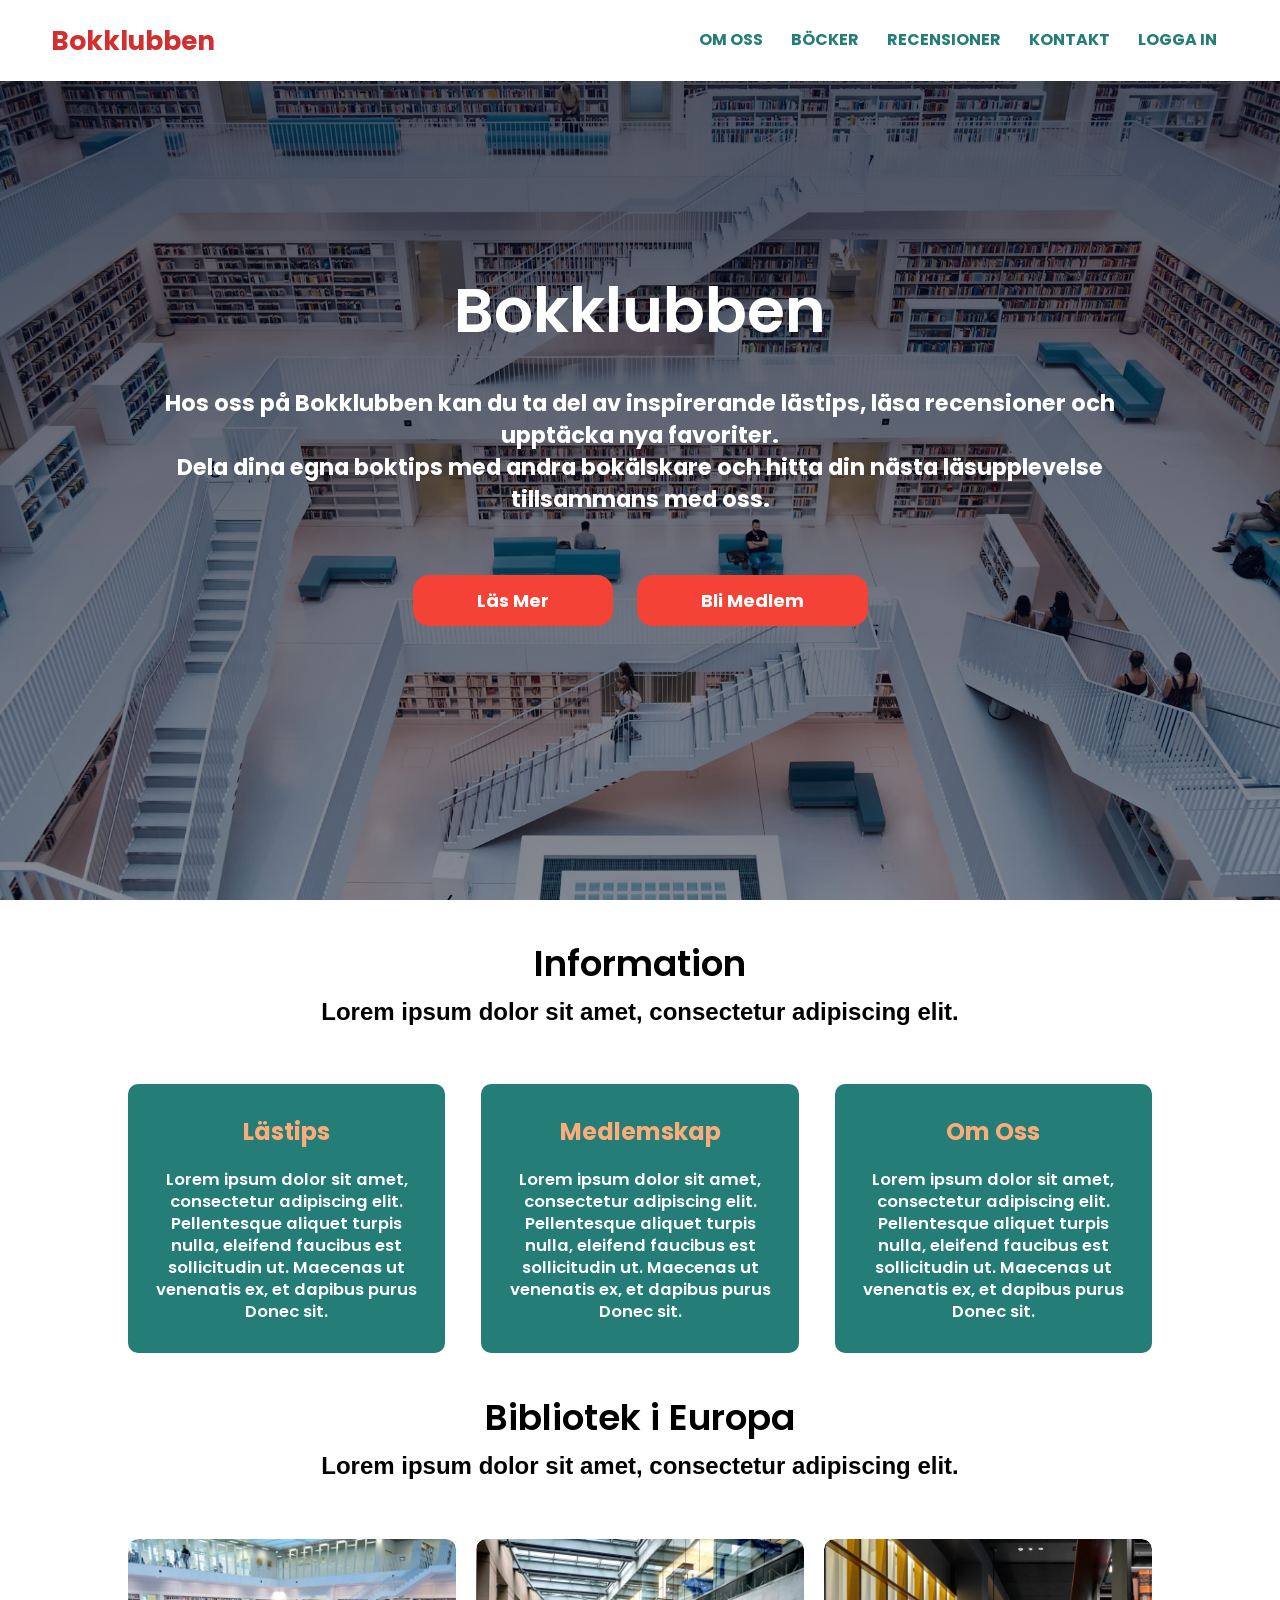
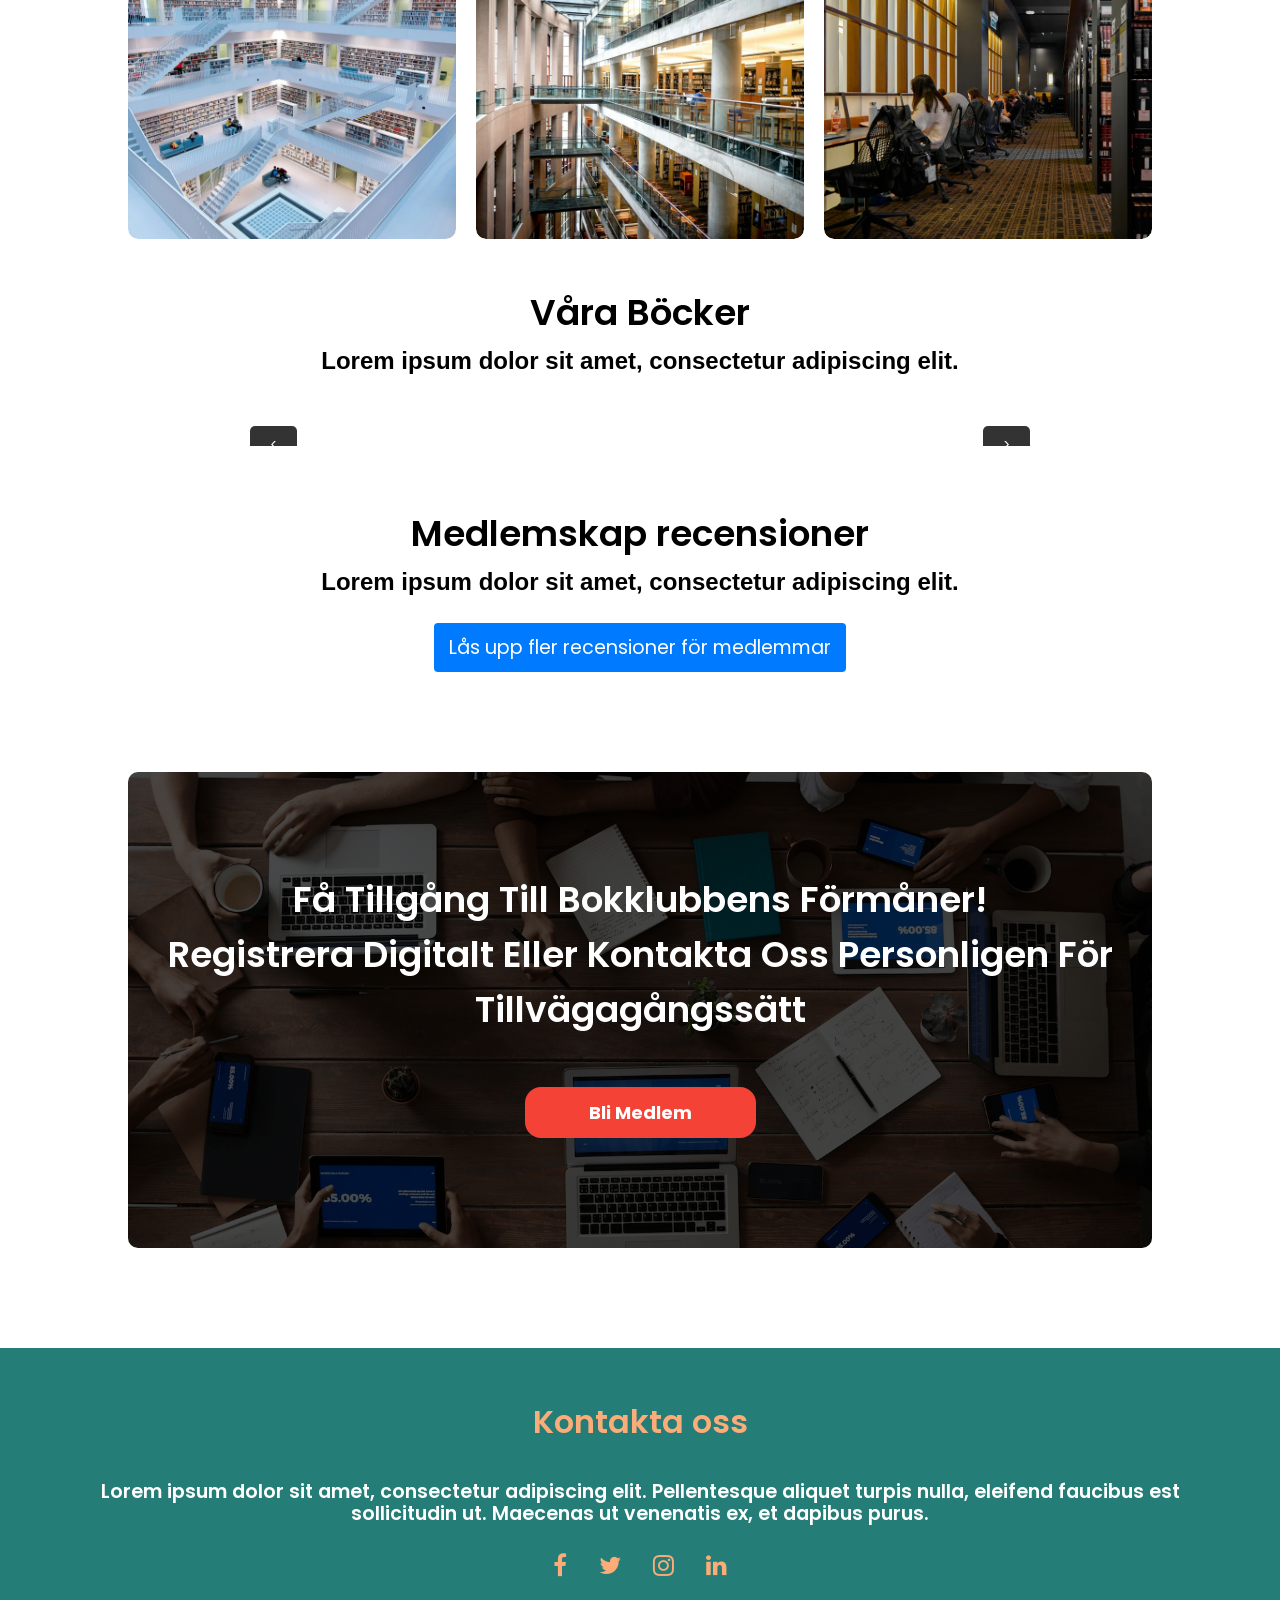
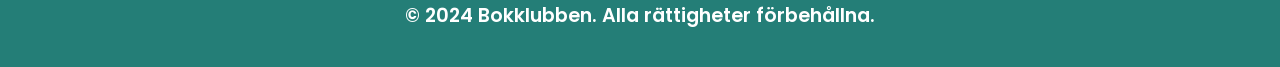
<file: index.html>
<html>
<head>
<meta name="viewport" content="width=device-width, initial-scale=1.0">
<title>Bokklubben</title>
<link rel="stylesheet" href="/css/styles.css">
<link href="https://fonts.googleapis.com/css?family=Poppins:100,200,300,400,600,700&display=swap" rel="stylesheet">
<link rel="stylesheet" href="https://stackpath.bootstrapcdn.com/font-awesome/4.7.0/css/font-awesome.min.css"> 
<script src="scripts/index.js" defer></script>
</head>

</head>
<body>
    <section class="header">
        
        <nav>
            <h2>Bokklubben</h2>
            <div class="nav-links" id="navLinks">  
                <i class="fa fa-close" onclick="hideMenu()"></i>
                <ul>
                    <li><a href="#information">OM OSS</a></li>
                    <li><a href="#våra-böcker">BÖCKER</a></li>
                    <li><a href="#recensioner">RECENSIONER</a></li>
                    <li><a href="#kontakt">KONTAKT</a></li>
                    <li><a href="login.html">LOGGA IN</a></li>
                </ul>
            </div>
            <i class="fa fa-bars" onclick="showMenu()"></i>
        </nav>
        
        <div class="hero-container">
            <h1>Bokklubben</h1>
            <p>Hos oss på Bokklubben kan du ta del av inspirerande lästips, läsa recensioner och upptäcka nya favoriter.<br>Dela dina egna boktips med andra bokälskare och hitta din nästa läsupplevelse tillsammans med oss.</p>
            <a href="#information" class="hero-btn">Läs Mer</a>
            <a href="signup.html" class="hero-btn">Bli Medlem</a>
        </div>
    </section>

    <!---------- Information ----------->
    <main>
    <section class="information-sektion" id="information">
        <h1>Information</h1>
        <p class="underrubrik">Lorem ipsum dolor sit amet, consectetur adipiscing elit.</p>
        <div class="row">
            <div class="information-col">
                <h3>Lästips</h3>
                <p>Lorem ipsum dolor sit amet, consectetur adipiscing elit. Pellentesque aliquet turpis nulla, eleifend faucibus est sollicitudin ut. Maecenas ut venenatis ex, et dapibus purus Donec sit.</p>
            </div>
            <div class="information-col">
                <h3>Medlemskap</h3>
                <p>Lorem ipsum dolor sit amet, consectetur adipiscing elit. Pellentesque aliquet turpis nulla, eleifend faucibus est sollicitudin ut. Maecenas ut venenatis ex, et dapibus purus Donec sit.</p>
            </div>
            <div class="information-col">
                <h3>Om Oss</h3>
                <p>Lorem ipsum dolor sit amet, consectetur adipiscing elit. Pellentesque aliquet turpis nulla, eleifend faucibus est sollicitudin ut. Maecenas ut venenatis ex, et dapibus purus Donec sit.</p>
            </div>
        </div>
    </section>
    
<!---------- Bibliotek ---------->
    
    <section class="bibliotek">
        <h1>Bibliotek i Europa</h1>
        <p class="underrubrik">Lorem ipsum dolor sit amet, consectetur adipiscing elit.</p>
            <div class="row">
                <div class="bibliotek-col">
                    <img src="images/Stockholm.webp">
                    <div class="layer">
                        <h3>STOCKHOLM</h3>
                    </div>
                </div>
                <div class="bibliotek-col">
                    <img src="images/Madrid.webp">
                    <div class="layer">
                        <h3>MADRID</h3>
                    </div>
                </div>
                <div class="bibliotek-col">
                    <img src="images/Berlin.webp">
                    <div class="layer">
                        <h3>BERLIN</h3>
                    </div>
                </div>
                
            </div>
    </section>
    
<!---------- Våra Böcker ---------->
    
<section class="böcker-sektion" id="våra-böcker">
    <h1>Våra Böcker</h1>
        <p class="underrubrik">Lorem ipsum dolor sit amet, consectetur adipiscing elit.</p>
    <div class="slider">
      <button class="prev">&lt;</button>
      <div class="slides-container"></div>
      <button class="next">&gt;</button>
    </div>
</section>
    
<!---------- Medlemskap recensioner ---------->
    
<section class="medlemskap-behållare" id="recensioner">
    <h1>Medlemskap recensioner</h1>
    <p class="underrubrik">Lorem ipsum dolor sit amet, consectetur adipiscing elit.</p>
    <div class="medlemskap-sektion"></div>
</section> 

<!------ Uppmaning för registrering ------>

<section class="registrera-sektion">
    
       <h1>Få Tillgång Till Bokklubbens Förmåner!<br>Registrera Digitalt Eller Kontakta Oss Personligen För Tillvägagångssätt</h1>
        <a href="login.html" class="hero-btn">Bli Medlem</a>   
</section>    
</main> 
<!-------- Footer ---------->
<footer>
<section class="footer" id="kontakt">
        <h4>Kontakta oss</h4>
        <p>Lorem ipsum dolor sit amet, consectetur adipiscing elit. Pellentesque aliquet turpis nulla, eleifend faucibus est<br>sollicitudin ut. Maecenas ut venenatis ex, et dapibus purus.</p>
        <div class="icons">
            <a href="index.html"><i class="fa fa-facebook"></i></a>
            <a href="index.html"><i class="fa fa-twitter"></i></a>
            <a href="index.html"><i class="fa fa-instagram"></i></a>
            <a href="index.html"><i class="fa fa-linkedin"></i></a>
            
        </div>
        <p class="footer-link">© 2024 Bokklubben. Alla rättigheter förbehållna.</p>
</section>  
</footer>

</body>
</html>
</file>
<file: css/styles.css>
*{
    margin: 0;
    padding: 0;
    font-family: 'Poppins', sans-serif;
}

.header{
    min-height: 100vh;
    width: 100%;
    background-image: linear-gradient(rgba(4, 9, 30, 0.719),rgba(4, 9, 30, 0.479)),url(/images/Library.webp);
    background-position: center;
    background-size: cover;
    position: relative;
    overflow: hidden;
}

nav{
    display: flex;
    padding: 1.5% 4%;
    justify-content: space-between;
    align-items: center;
    background-color: rgb(255, 255, 255);
}

nav h2{
    color: #d32f2f;
    font-size: 1.65rem;
}

nav img{
    width: 80px;
}

.nav-links{
    flex: 1;
    text-align: right;
}

.nav-links ul li{
    list-style: none;
    display: inline-block;
    padding: 8px 12px;
    position: relative;
}

.nav-links ul li a{
    color: #247e77;;
    text-decoration: none;
    font-size: clamp(1rem, 1.25vw, 1.2rem);
    font-weight: bold;
}

.nav-links ul li::after{
    content: '';
    width: 0%;
    height: 2px;
    background: #f44336;
    display: block;
    margin: auto;
    transition: .5s;    
}

.nav-links ul li:hover::after{
    width: 100%;
}

nav .fa{
    display: none;
}

.hero-container{
    width: 80%;
    color: #fff;
    position: absolute;
    top: 50%;
    left: 50%;
    transform: translate(-50%, -50%);
    text-align: center;
}

.hero-container h1{
    font-size: 62px;
}

.hero-container p{
    margin: 20px 0 40px;
    font-size: 1.4rem;
    font-weight: bold;
    line-height: 2rem;
}

.hero-btn {
    display: inline-block;
    text-decoration: none;
    color: #fff;
    border-radius: 1rem;
    padding: 12px 64px;
    font-size: 18px;
    font-weight: bold;
    background: #f44336;
    position: relative;
    cursor: pointer;
    transition: 0.3s;
    margin: 10px 10px; 
}

.hero-btn:hover {
    background: #d32f2f;
    transform: scale(1.1);
}



@media(max-width: 800px)
{
   .nav-links ul li
    {
        display: block;
    }

    .nav-links
    {
        position: fixed;
        background: #f44336;
        height: 100vh;
        width: 200px;                                                   
        top: 0;
        right: -200px;
        text-align: left;
        z-index: 2;
        transition: 0.5s;
    }

    .nav-links ul{
        padding: 30px;
    }

    nav .fa{
        display: block;
        color: #fff;
        margin: 10px;
        font-size: 22px;
        cursor: pointer; 
    }

    .hero-container h1{
        font-size: 3rem;
    }

    .hero-btn {
        width: 80%; 
        font-size: 16px; 
        padding: 10px 20px; 
    }
}

@media (max-width: 500px) {
    .hero-btn {
        width: 80%; 
        font-size: 16px; 
        padding: 8px 16px; 
    }
}


/*---------- Information --------*/

main{
    background-color: #ffffff;
}

.information-sektion{
    width: 80%;
    margin: auto;
    margin-top: -4rem;
    text-align: center;
    padding-top: 100px;
}

h1{
    font-size: 36px;
    font-weight: 600;
}

h3{
    text-align: center;
    color: #fcac78;
    font-weight: 600;
    margin: 10px 0;
    font-size: 1.5rem;
    font-weight: bold;
}

p{
    color: rgb(255, 255, 255);
    font-size: 1.04rem;
    font-weight: 600;
    line-height: 22px;
    padding: 10px;
}

.underrubrik{
    font-size: 1.5rem;
    font-family:sans-serif;
    color: rgb(0, 0, 0);
}

.row{
    margin-top: 5%;
    display: flex;
    justify-content: space-between; 
    cursor: pointer; 
}
  
.information-col{
    flex-basis: 31%;
    background: #247e77;
    border-radius: 10px;
    margin-bottom: 5%;
    padding: 20px 12px;
    box-sizing: border-box;
    transition: .2s;
}

.information-col:hover{
    box-shadow: 0 0 20px 0px rgba(0, 0, 0, 0.808);
}

@media (max-width:700px){
    .row{
        flex-direction: column;
    }
} 

/*---------------- Bibliotek ----------------*/

.bibliotek{
    width: 80%;
    margin: auto;
    text-align: center;
    padding-top: 50px;
    margin-top: -4rem;
}

.bibliotek-col {
    flex-basis: 32%;
    border-radius: 10px;
    margin-bottom: 30px;
    position: relative;
    overflow: hidden;
    display: flex; 
    justify-content: center;
    align-items: center;
    height: 300px; 
}

.bibliotek-col img {
    width: 100%;
    height: 100%; 
    object-fit: cover; 
    border-radius: 10px; 
}    

.layer{
    background: transparent;
    height: 100%;
    width: 100%;
    top: 0;
    left: 0;
    position: absolute;
    transition: .5s;
}

.layer:hover{
    background: rgba(226, 0, 0, 0.7);
}

.layer h3{
    width: 100%;
    font-weight: 500;
    color: #fff;
    font-size: 26px;
    bottom: 0;
    left: 50%;
    transform: translateX(-50%);
    position: absolute;
    opacity: 0;
    transition: .5s;
}

.layer:hover h3{
    bottom: 49%;
    opacity: 1;
}

/*-------------- Våra böcker ----------------*/

.böcker-sektion {
    max-width: 800px;
    margin: auto;
    margin-top: 1rem;
    position: relative;
    overflow: hidden;
    text-align: center;
  }

  .book{
    background: linear-gradient(to top left,#247e7688,#0c80dfc5);
    border: 3px solid rgb(0, 0, 0);
    border-radius: 1rem;
  }

  .book p{
    font-size: 1.2rem;
    font-weight: bold;
    color: #000000;
  }

  .book-status {
    margin-top: 1rem;
    font-weight: bold;
    padding: 5px;
    border-radius: 5px;
    display: inline-block;
    text-transform: uppercase; 
    border: 3px solid black;
  }

  .book h3{
    font-size: 1.8rem ;
    color: #ffffff;
    text-transform: uppercase;
    font-weight:bolder
  }
  
  .book-status.available {
    color: rgb(0, 0, 0);
    background-color: #11e611;
  }
  
  .book-status.unavailable {
    color: rgb(0, 0, 0);
    background-color: #ff4747;
  }
  
  .slider {
    display: flex;
    align-items: center;
    position: relative;
    margin-top: 4rem;
  }
  
  .slides-container {
    display: flex;
    transition: transform 0.5s ease-in-out;
    width: 100%;
  }
  
  .slides-container .book {
    min-width: 100%;
    box-sizing: border-box;
    padding: 10px;
    text-align: center;
  }
    
  .slides-container img {
    width: 60%;
    margin: 1rem;
    max-height: 400px;
    object-fit: fill;
    border-radius: 2rem;
    border: 3px solid black;
  }
  
  button.prev,
  button.next {
    position: absolute;
    top: 50%;
    transform: translateY(-50%);
    background-color: rgba(0, 0, 0, 0.8);
    color: white;
    border: none;
    padding: 10px 20px;
    cursor: pointer;
    border-radius: 5px;
    z-index: 10;
  }
  
  button.prev {
    left: 10px;
  }
  
  button.next {
    right: 10px;
  }
  
  button.prev:hover,
  button.next:hover {
    background-color: rgba(0, 0, 0, 0.5);
  }

/*---------------- Medlemskap recensioner ------------------*/

.medlemskap-behållare {
    width: 80%; 
    margin: 0 auto; 
    padding-top: 20px; 
    text-align: center; 
    margin-top: 2.5rem;
}

.medlemskap-sektion {
    display: flex; 
    justify-content: center;
    gap: 40px; 
}

.review-slide {
    flex: 1 1 30%; 
    max-width: 700px; 
    margin: 4rem 0;
    background-color: #247e77;
    border: 1px solid #000000; 
    padding: 15px; 
    border-radius: 8px; 
    box-sizing: border-box; 
    display: flex; 
    flex-direction: column; 
    justify-content: space-between; 
    align-items: center; 
    height: 600px; 
    width: 100%; 
    overflow: hidden; 
    transition: .2s;
    cursor: pointer;
}

.review-slide img, .review-slide p {
    width: 100%; 
    height: auto; 
    overflow: hidden; 
    text-overflow: ellipsis; 
    word-wrap: break-word; 
}

.review-slide:hover {
    box-shadow: 0 0 20px 0px rgba(0, 0, 0, 0.808);
}

.review-slide.locked {
    position: relative;
    overflow: hidden;
}

.review-slide.locked > * {
    filter: blur(4px); 
}

.review-slide.locked::after {
    content: '🔒 Låst innehåll';
    position: absolute;
    top: 50%;
    left: 50%;
    transform: translate(-50%, -50%);
    background: rgba(255, 255, 255, 0.9); 
    padding: 10px 15px;
    border-radius: 4px;
    color: #333;
    font-size: 1.3rem;
    font-weight: bold;
    text-align: center;
    z-index: 2; 
    filter: none; 
}

.unlock-button {
    display: block;
    margin: 20px auto;
    padding: 10px 15px;
    background-color: #007bff;
    color: white;
    font-size: 1.2rem;
    border: none;
    border-radius: 4px;
    cursor: pointer;
    transition: 0.3s;
    text-align: center;
}

.unlock-button:hover {
    background-color: #0056b3;
    transform: scale(1.1);
}

.review-text {
    font-size: 16px;
    margin-bottom: 10px;
}

.review-book {
    text-align: center;
    color: #fcac78;
    font-weight: 600;
    margin: 10px 0;
    font-size: 1.5rem;
    font-weight: bold;
}

.review-member, .review-date {
    font-size: 1.2rem;
    color: #fcac78;
}

.review-rating{
    color: yellow;
    font-size: 2rem;
}

@media (max-width: 1233px) {
    .medlemskap-behållare {
        width: 90%; 
    }

    .medlemskap-sektion {
        flex-direction: column; 
        align-items: center; 
        gap: 20px; 
        margin: 4rem;
    }

    .review-slide {
        max-width: 100%; 
        margin: 0.1rem 0; 
    }
}

/*-------- Uppmaning för registrering ----------*/


.registrera-sektion{
    margin: 100px auto;
    width: 80%;
    background-image: linear-gradient(rgba(0,0,0,0.7),rgba(0,0,0,0.7)),url(/images/Registrera.webp);
    background-position: center;
    background-size: cover;
    border-radius: 10px;
    text-align: center;
    padding: 100px 0;
}

.registrera-sektion h1{
    color: #fff;
    margin-bottom: 40px; 
    padding: 0; 
}

@media(max-width:700px){
    .registrera-sektion h1{
        font-size: 24px;
    }
}

/*--------------Footer---------------*/

.footer{
    background: #247e77;
    color: white;
    width: 100%;
    text-align: center;
    padding: 30px 0;
    font-size: 1.5rem;
}

.footer h4{
    color: #fcac78;
    margin-bottom: 25px;
    margin-top: 20px;
    font-size: 2rem;
    font-weight: 600;
}

footer p{
    font-size: 1.2rem;
    color: #fff;
}

.icons .fa{
    color: #fcac78;
    margin: 0 13px;
    cursor: pointer;
    padding: 18px 0;
}
</file>
